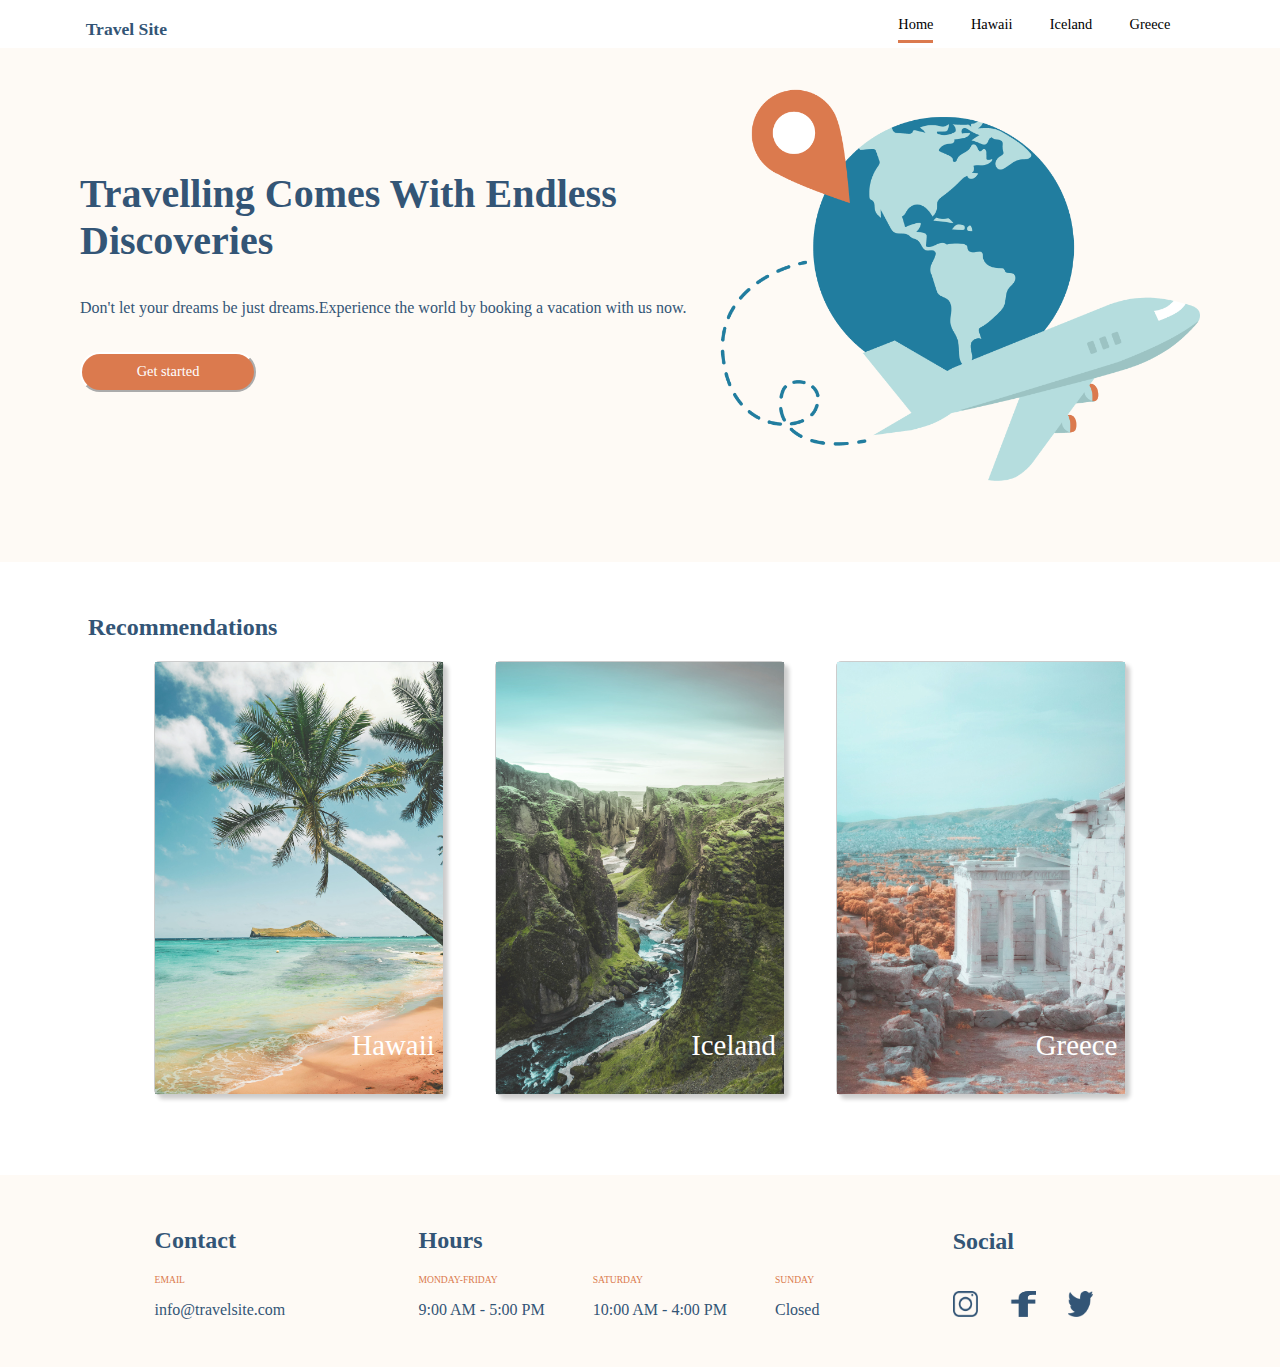
<file: index.html>
<!DOCTYPE html>
<html lang="en">
<head>
    <meta charset="UTF-8">
    <meta http-equiv="X-UA-Compatible" content="IE=edge">
    <meta name="viewport" content="width=device-width, initial-scale=1.0">
    <title>Document</title>
    <link rel="stylesheet" href="./css/main.css">
    <link rel="stylesheet" href="./css/global.css">
</head>
<body>
    <header class="nav">
        <h1><a class="nav__title" href="./index.html">Travel Site</a></h1>
        <nav>
            <ul class="nav__bars">
                <li class="list__item"><a class="nav__bar nav__bar__highlight" href="./index.html">Home</a></li>
                <li class="list__item"><a class="nav__bar" href="./pages/hawaii.html">Hawaii</a></li>
                <li class="list__item"><a class="nav__bar" href="./pages/iceland.html">Iceland</a></li>
                <li class="list__item"><a class="nav__bar" href="./pages/greece.html">Greece</a></li>
            </ul>
        </nav>
    </header>
    <main>
        <section class="hero">
            <div class="hero__content">
                 <h1 class="hero__content-title">Travelling Comes With Endless Discoveries</h1>
                 <p class="hero__content-subtitle">Don't let your dreams be just dreams.Experience the world by booking a vacation with us now.
                 </p>
                 <button class="hero__content-button">Get started</button>
            </div>
            <img class="hero__img" src="./assets/Images/hero.png" alt="global-travel">
        </section>
        <section class="rec">
          <h2 class="rec__title">Recommendations</h2>
          <div class="rec__cards">
            <article class="rec__card"><a href="./pages/hawaii.html"> 
                 <span class="rec__card-text">Hawaii</span>
                 <img class="rec__card-img" src="./assets/Images/hawaii.jpg" alt="Hawaii">
            </a></article>
            <article class="rec__card"><a href="./pages/iceland.html">
                 <span class="rec__card-text">Iceland</span>
                 <img class="rec__card-img" src="./assets/Images/iceland.jpg" alt="Iceland">
            </a></article>
            <article class="rec__card"><a href="./pages/greece.html">
                <span class="rec__card-text">Greece</span>
                <img class="rec__card-img" src="./assets/Images/greece.jpg" alt="Greece">
            </a></article>
          </div>
        </section>
    </main>
    <footer class="footer">
        <div class="footer__contact">
            <h2 class="footer__title">Contact</h2>
            <div class="footer__info">
                <span class="footer__subtitle">EMAIL</span>
                <span class="footer__content">info@travelsite.com</span>
            </div>      
        </div>

        <div class="footer__hours">
            <h2 class="footer__title">Hours</h2>
            <div class="footer__info--mutiple">
                <div class="footer__info">
                    <span class="footer__subtitle">MONDAY-FRIDAY</span>
                    <span class="footer__content">9:00 AM - 5:00 PM</span>
                </div>
                <div class="footer__info">
                    <span class="footer__subtitle">SATURDAY</span>
                    <span class="footer__content">10:00 AM - 4:00 PM</span>
                </div>
                <div class="footer__info">
                    <span class="footer__subtitle">SUNDAY</span>
                    <span class="footer__content">Closed</span>
                </div>
            </div>
        </div>

        <div class="footer__social">
           <h2 class="footer__title">Social</h2>
           <div class="footer__logos">
              <img src="./assets/Images/Icons/icon-instagram.png" alt="ins" class="footer__logo">
              <img src="./assets/Images/Icons/icon-facebook.png" alt="facebook" class="footer__logo">
              <img src="./assets/Images/Icons/icon-twitter.png" alt="twitter" class="footer__logo">
           </div>
        </div>

    </footer>
    

</body>
</html>
</file>
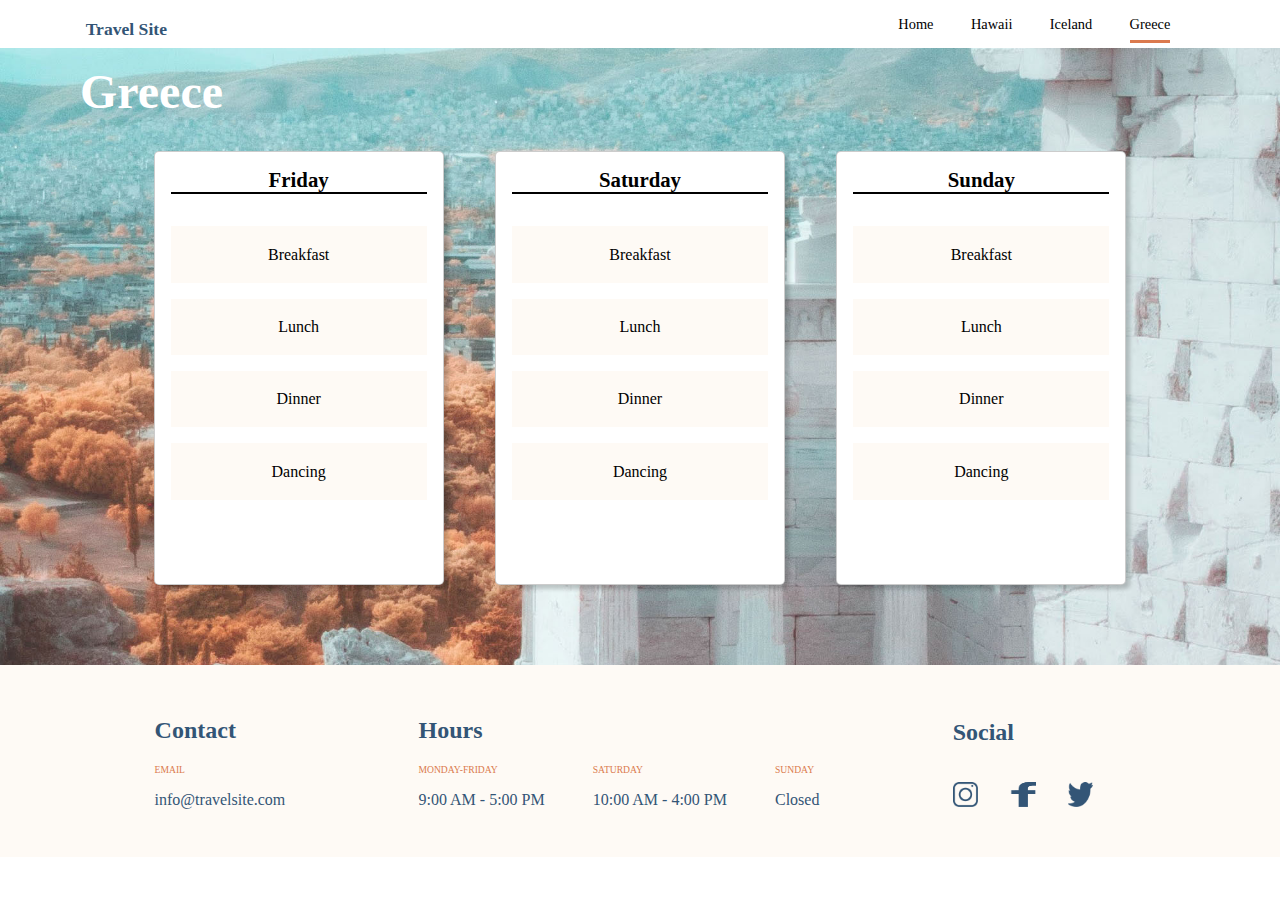
<file: pages/greece.html>
<!DOCTYPE html>
<html lang="en">
<head>
    <meta charset="UTF-8">
    <meta http-equiv="X-UA-Compatible" content="IE=edge">
    <meta name="viewport" content="width=device-width, initial-scale=1.0">
    <title>Document</title>
    <link rel="stylesheet" href="../css/destinations.css">
    <link rel="stylesheet" href="../css/global.css">
</head>
<body>
    <header class="nav">
        <h1><a class="nav__title" href="../index.html">Travel Site</a></h1>
        <nav>
            <ul class="nav__bars">
                <li class="list__item"><a class="nav__bar" href="../index.html">Home</a></li>
                <li class="list__item"><a class="nav__bar" href="./hawaii.html">Hawaii</a></li>
                <li class="list__item"><a class="nav__bar" href="./iceland.html">Iceland</a></li>
                <li class="list__item"><a class="nav__bar nav__bar__highlight" href="./greece.html">Greece</a></li>
            </ul>
        </nav>
    </header>
    <main class="itirenary itirenary--g">
        <h1 class="itirenary__title">Greece</h1>
        <div class="itirenary__cards">
            <article class="itirenary__card">
               <h2 class="itirenary__card-title">Friday</h2>
               <ul class="itirenary__card-items">
                  <li class="itirenary__card-item">Breakfast</li>
                  <li class="itirenary__card-item">Lunch</li>
                  <li class="itirenary__card-item">Dinner</li>
                  <li class="itirenary__card-item">Dancing</li>
               </ul>
            </article>
            <article class="itirenary__card">
                <h2 class="itirenary__card-title">Saturday</h2>
                <ul class="itirenary__card-items">
                  <li class="itirenary__card-item">Breakfast</li>
                  <li class="itirenary__card-item">Lunch</li>
                  <li class="itirenary__card-item">Dinner</li>
                  <li class="itirenary__card-item">Dancing</li>
                 </ul>
            </article>
            <article class="itirenary__card">
                <h2 class="itirenary__card-title">Sunday</h2>
                <ul class="itirenary__card-items">
                  <li class="itirenary__card-item">Breakfast</li>
                  <li class="itirenary__card-item">Lunch</li>
                  <li class="itirenary__card-item">Dinner</li>
                  <li class="itirenary__card-item">Dancing</li>
                 </ul>
            </article>
        </div>
    </main>
    <footer class="footer">
        <div class="footer__contact">
            <h2 class="footer__title">Contact</h2>
            <div class="footer__info">
                <span class="footer__subtitle">EMAIL</span>
                <span class="footer__content">info@travelsite.com</span>
            </div>      
        </div>

        <div class="footer__hours">
            <h2 class="footer__title">Hours</h2>
            <div class="footer__info--mutiple">
                <div class="footer__info">
                    <span class="footer__subtitle">MONDAY-FRIDAY</span>
                    <span class="footer__content">9:00 AM - 5:00 PM</span>
                </div>
                <div class="footer__info">
                    <span class="footer__subtitle">SATURDAY</span>
                    <span class="footer__content">10:00 AM - 4:00 PM</span>
                </div>
                <div class="footer__info">
                    <span class="footer__subtitle">SUNDAY</span>
                    <span class="footer__content">Closed</span>
                </div>
            </div>
        </div>

        <div class="footer__social">
           <h2 class="footer__title">Social</h2>
           <div class="footer__logos">
              <img src="../assets/Images/Icons/icon-instagram.png" alt="ins" class="footer__logo">
              <img src="../assets/Images/Icons/icon-facebook.png" alt="facebook" class="footer__logo">
              <img src="../assets/Images/Icons/icon-twitter.png" alt="twitter" class="footer__logo">
           </div>
        </div>

    </footer>
</body>
</html>
</file>
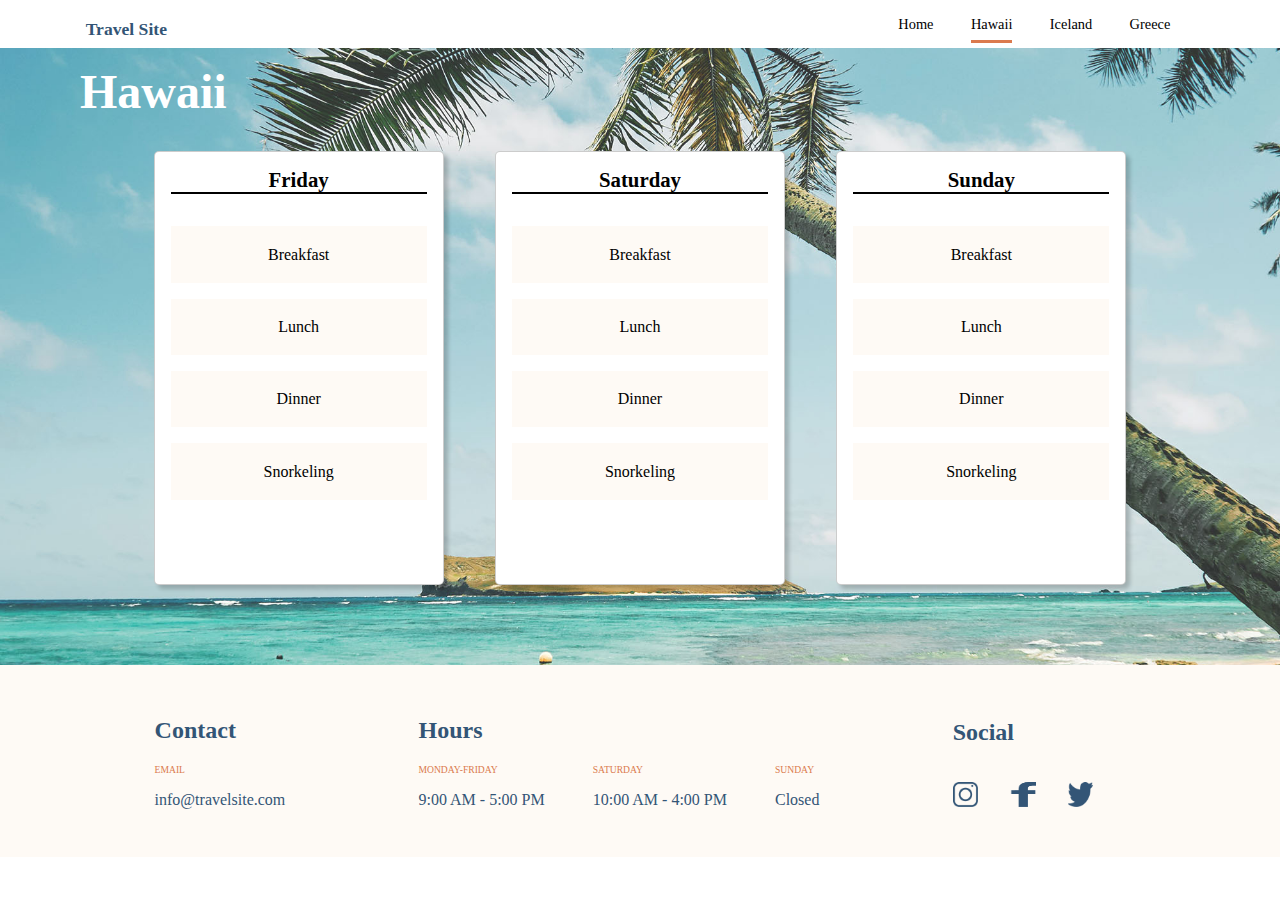
<file: pages/hawaii.html>
<!DOCTYPE html>
<html lang="en">
<head>
    <meta charset="UTF-8">
    <meta http-equiv="X-UA-Compatible" content="IE=edge">
    <meta name="viewport" content="width=device-width, initial-scale=1.0">
    <title>Document</title>
    <link rel="stylesheet" href="../css/destinations.css">
    <link rel="stylesheet" href="../css/global.css">
</head>
<body>
    <header class="nav">
        <h1><a class="nav__title" href="../index.html">Travel Site</a></h1>
        <nav>
            <ul class="nav__bars">
                <li class="list__item"><a class="nav__bar" href="../index.html">Home</a></li>
                <li class="list__item"><a class="nav__bar nav__bar__highlight" href="./hawaii.html">Hawaii</a></li>
                <li class="list__item"><a class="nav__bar" href="./iceland.html">Iceland</a></li>
                <li class="list__item"><a class="nav__bar" href="./greece.html">Greece</a></li>
            </ul>
        </nav>
    </header>
    <main class="itirenary itirenary--h">
        <h1 class="itirenary__title">Hawaii</h1>
        <div class="itirenary__cards">
            <article class="itirenary__card">
               <h2 class="itirenary__card-title">Friday</h2>
               <ul class="itirenary__card-items">
                  <li class="itirenary__card-item">Breakfast</li>
                  <li class="itirenary__card-item">Lunch</li>
                  <li class="itirenary__card-item">Dinner</li>
                  <li class="itirenary__card-item">Snorkeling</li>
               </ul>
            </article>
            <article class="itirenary__card">
                <h2 class="itirenary__card-title">Saturday</h2>
                <ul class="itirenary__card-items">
                  <li class="itirenary__card-item">Breakfast</li>
                  <li class="itirenary__card-item">Lunch</li>
                  <li class="itirenary__card-item">Dinner</li>
                  <li class="itirenary__card-item">Snorkeling</li>
                 </ul>
            </article>
            <article class="itirenary__card">
                <h2 class="itirenary__card-title">Sunday</h2>
                <ul class="itirenary__card-items">
                  <li class="itirenary__card-item">Breakfast</li>
                  <li class="itirenary__card-item">Lunch</li>
                  <li class="itirenary__card-item">Dinner</li>
                  <li class="itirenary__card-item">Snorkeling</li>
                 </ul>
            </article>
        </div>
    </main>
    <footer class="footer">
        <div class="footer__contact">
            <h2 class="footer__title">Contact</h2>
            <div class="footer__info">
                <span class="footer__subtitle">EMAIL</span>
                <span class="footer__content">info@travelsite.com</span>
            </div>      
        </div>

        <div class="footer__hours">
            <h2 class="footer__title">Hours</h2>
            <div class="footer__info--mutiple">
                <div class="footer__info">
                    <span class="footer__subtitle">MONDAY-FRIDAY</span>
                    <span class="footer__content">9:00 AM - 5:00 PM</span>
                </div>
                <div class="footer__info">
                    <span class="footer__subtitle">SATURDAY</span>
                    <span class="footer__content">10:00 AM - 4:00 PM</span>
                </div>
                <div class="footer__info">
                    <span class="footer__subtitle">SUNDAY</span>
                    <span class="footer__content">Closed</span>
                </div>
            </div>
        </div>

        <div class="footer__social">
           <h2 class="footer__title">Social</h2>
           <div class="footer__logos">
              <img src="../assets/Images/Icons/icon-instagram.png" alt="ins" class="footer__logo">
              <img src="../assets/Images/Icons/icon-facebook.png" alt="facebook" class="footer__logo">
              <img src="../assets/Images/Icons/icon-twitter.png" alt="twitter" class="footer__logo">
           </div>
        </div>

    </footer>
</body>
</html>
</file>
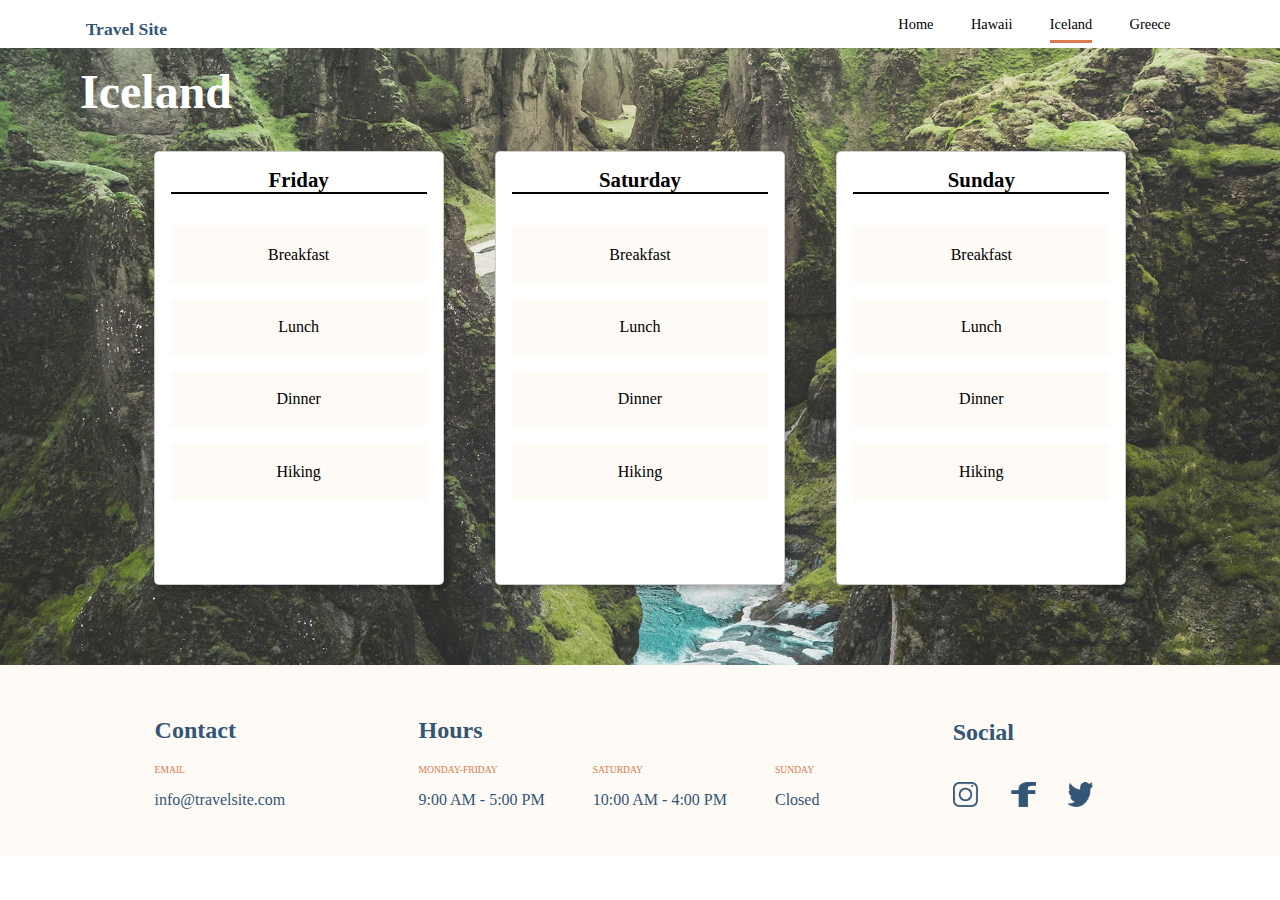
<file: pages/iceland.html>
<!DOCTYPE html>
<html lang="en">
<head>
    <meta charset="UTF-8">
    <meta http-equiv="X-UA-Compatible" content="IE=edge">
    <meta name="viewport" content="width=device-width, initial-scale=1.0">
    <title>Document</title>
    <link rel="stylesheet" href="../css/destinations.css">
    <link rel="stylesheet" href="../css/global.css">
</head>
<body>
    <header class="nav">
        <h1><a class="nav__title" href="../index.html">Travel Site</a></h1>
        <nav>
            <ul class="nav__bars">
                <li class="list__item"><a class="nav__bar" href="../index.html">Home</a></li>
                <li class="list__item"><a class="nav__bar" href="./hawaii.html">Hawaii</a></li>
                <li class="list__item"><a class="nav__bar nav__bar__highlight" href="./iceland.html">Iceland</a></li>
                <li class="list__item"><a class="nav__bar" href="./greece.html">Greece</a></li>
            </ul>
        </nav>
    </header>
    <main class="itirenary itirenary--i">
        <h1 class="itirenary__title">Iceland</h1>
        <div class="itirenary__cards">
            <article class="itirenary__card">
               <h2 class="itirenary__card-title">Friday</h2>
               <ul class="itirenary__card-items">
                  <li class="itirenary__card-item">Breakfast</li>
                  <li class="itirenary__card-item">Lunch</li>
                  <li class="itirenary__card-item">Dinner</li>
                  <li class="itirenary__card-item">Hiking</li>
               </ul>
            </article>
            <article class="itirenary__card">
                <h2 class="itirenary__card-title">Saturday</h2>
                <ul class="itirenary__card-items">
                  <li class="itirenary__card-item">Breakfast</li>
                  <li class="itirenary__card-item">Lunch</li>
                  <li class="itirenary__card-item">Dinner</li>
                  <li class="itirenary__card-item">Hiking</li>
                 </ul>
            </article>
            <article class="itirenary__card">
                <h2 class="itirenary__card-title">Sunday</h2>
                <ul class="itirenary__card-items">
                  <li class="itirenary__card-item">Breakfast</li>
                  <li class="itirenary__card-item">Lunch</li>
                  <li class="itirenary__card-item">Dinner</li>
                  <li class="itirenary__card-item">Hiking</li>
                 </ul>
            </article>
        </div>
    </main>
    <footer class="footer">
        <div class="footer__contact">
            <h2 class="footer__title">Contact</h2>
            <div class="footer__info">
                <span class="footer__subtitle">EMAIL</span>
                <span class="footer__content">info@travelsite.com</span>
            </div>      
        </div>

        <div class="footer__hours">
            <h2 class="footer__title">Hours</h2>
            <div class="footer__info--mutiple">
                <div class="footer__info">
                    <span class="footer__subtitle">MONDAY-FRIDAY</span>
                    <span class="footer__content">9:00 AM - 5:00 PM</span>
                </div>
                <div class="footer__info">
                    <span class="footer__subtitle">SATURDAY</span>
                    <span class="footer__content">10:00 AM - 4:00 PM</span>
                </div>
                <div class="footer__info">
                    <span class="footer__subtitle">SUNDAY</span>
                    <span class="footer__content">Closed</span>
                </div>
            </div>
        </div>

        <div class="footer__social">
           <h2 class="footer__title">Social</h2>
           <div class="footer__logos">
              <img src="../assets/Images/Icons/icon-instagram.png" alt="ins" class="footer__logo">
              <img src="../assets/Images/Icons/icon-facebook.png" alt="facebook" class="footer__logo">
              <img src="../assets/Images/Icons/icon-twitter.png" alt="twitter" class="footer__logo">
           </div>
        </div>

    </footer>
</body>
</html>
</file>
<file: css/main.css>
.hero{
    background-color: #fefaf5;
    display: flex;
    align-items: center;
    justify-content: space-around;
    padding:5rem;
    
}
.hero__content{
    display: flex;
    flex-direction: column;
    justify-content:space-around;
    align-items:flex-start;
    height:15rem;
}
.hero__content-title{
    color:#335576;
    font-size: 2.5rem;
    margin:0;
}
.hero__content-subtitle{
    color:#335576;
   
}
.hero__content-button{
    background-color: #db7a4e;
    color:#ffffff;
    font-size: 0.9rem;
    border-radius: 3rem;
    border-color: #ffffff;
    width:11rem;
    height:2.5rem;
}
.hero__img{
    width:30rem;

}
.rec{
    background-color: #ffffff;
    padding:2rem 8rem 5rem 8rem;
}
.rec__title{
    color:#335576;
    position: relative;
    right:2.5rem;
}
.rec__cards{
    display: flex;
    justify-content: space-around;
    align-items: center;
}
.rec__card{
    width:18rem;
    height:27rem;
    position: relative;
    border-radius: 5px;
    border: 1px solid rgba(0,0,0,0.2);
    box-shadow: 4px 4px 4px rgba(0,0,0,0.2);

}
.rec__card-img{
    width:100%;
    height:100%;
    object-fit: cover;
}
.rec__card-text{
    position: absolute;
    bottom:2rem;
    right:0.5rem;
    color:#ffffff;
    font-size: 1.8rem;
    font-weight:400;

}
</file>
<file: css/global.css>
*{
    font-family: verdana;
}
body{
    margin:0;
}
.nav{
    background-color: #ffffff;
    display: flex;
    justify-content:space-around;
    align-items: center;
    height:3rem;
    width:100vw;
    position:fixed;
    top:0;
    left:0;
    z-index: 10;
   
    
}
.nav__title{
    font-weight: 600;
    font-size: 1.1rem;
    color:#335576;
    text-decoration: none;
    position:relative;
    right:8.5rem;
}
.nav__bars{
    display: flex;
    justify-content:space-between;
    align-items: center;
    width: 17rem;
    position:relative;
    left:7rem;
   
}
.list__item{
    list-style: none;
    padding:0;
    margin:0;
}
.nav__bar{
    padding-bottom: 0.5rem;
    font-weight: 300;
    font-size:0.9rem;
    text-decoration: none;
    color:black;
    
}
.nav__bar__highlight{
    border-bottom:3px solid #db7a4e;
}
.footer{
    background-color: #fefaf5;
    padding:2rem 7rem;
    display: flex;
    justify-content: space-around;
    align-items: center;
}
.footer__contact,.footer__hours,.footer__social{
    display:flex;
    flex-direction: column;
    align-items: flex-start;
}
.footer__info--mutiple{
    display: flex;
}
.footer__info{
    display: flex;
    flex-direction: column;
    margin:0 3rem 0 0;
}
.footer__title{
    color:#335576;
   
}
.footer__subtitle{
    color:#db7a4e;
    font-size: 0.6rem;
  
}
.footer__content{
    color:#335576;
    margin:1rem 0;

}
.footer__logos{
    display: flex;
    justify-content: space-around;
    align-items: center;
    margin:1rem 0;
}
.footer__logo{
    width:1.6rem;
    height:1.6rem;
    margin:0 2rem 0 0;

}
</file>
<file: css/destinations.css>
.itirenary{
    padding:2rem 8rem 5rem 8rem;
    background-size:100%;
    background-position:center;
}
.itirenary--h{
    background-image: url(../assets/Images/hawaii.jpg);
   
}
.itirenary--i{
    background-image: url(../assets/Images/iceland.jpg);
}
.itirenary--g{
    background-image: url(../assets/Images/greece.jpg);
}
.itirenary__title{
    color:#ffffff;
    font-size: 3rem;
    position: relative;
    right:3rem;
}
.itirenary__cards{
    display: flex;
    justify-content: space-around;
    align-items: center;
}
.itirenary__card{
    width:18rem;
    height:27rem;
    position: relative;
    border-radius: 5px;
    border: 1px solid rgba(0,0,0,0.2);
    box-shadow: 4px 4px 4px rgba(0,0,0,0.2);
    background-color: #ffffff;
   

}
.itirenary__card-title{
    border-bottom: 2px solid black;
    font-size: 1.3rem;
    text-align: center;
    margin:1rem;
}
.itirenary__card-items{
    padding:1rem;
    
}
.itirenary__card-item{
    list-style: none;
    padding:1.2rem;
    margin:0;
    margin-bottom: 1rem;
    background-color:#fefaf5;
    text-align: center;
}
</file>
